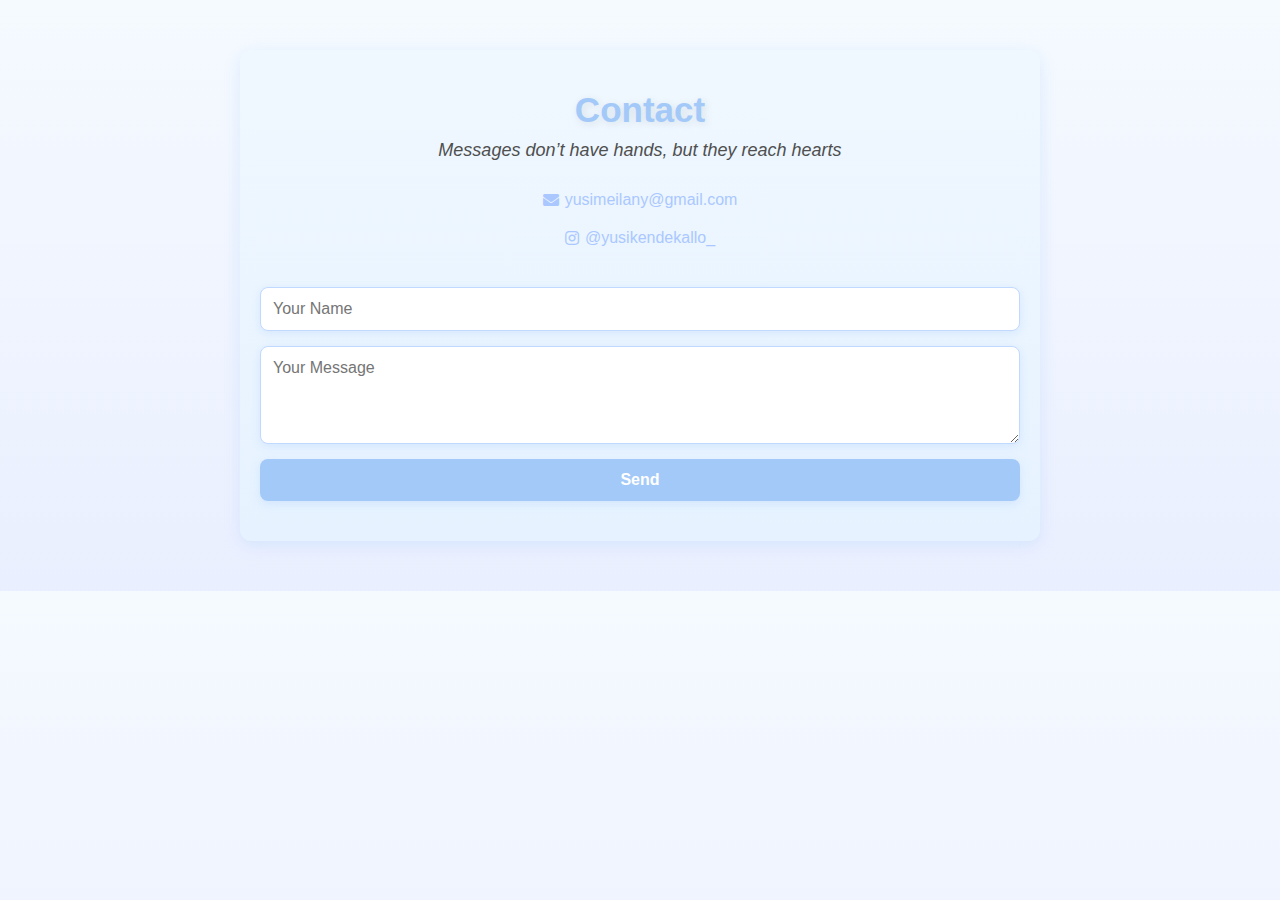
<file: contact.html>
<!DOCTYPE html>
<html lang="id">

<head>
    <meta charset="UTF-8">
    <meta name="viewport" content="width=device-width, initial-scale=1.0">
    <title>Contact</title>
    <link rel="stylesheet" href="contact.css">
    <link rel="stylesheet" href="https://cdnjs.cloudflare.com/ajax/libs/font-awesome/5.15.4/css/all.min.css">
</head>

<body>

    <section id="contact" class="contact">
        <h2>Contact</h2>
        <p>Messages don’t have hands, but they reach hearts</p>

        <div class="contact-info">
            <a href="mailto:yusimeilany@gmail.com"><i class="fas fa-envelope"></i> yusimeilany@gmail.com</a></p>
            <a href="https://instagram.com/yusikendekallo_" target="_blank"><i class="fab fa-instagram"></i> @yusikendekallo_</a></p>
        </div>

        <form action="sent.html" method="GET">
            <input type="text" id="name" name="name" placeholder="Your Name" required>
            <textarea id="message" name="message" rows="4" placeholder="Your Message" required></textarea>
            <button type="submit">Send</button>
        </form>
    </section>

</body>

</html>
</file>
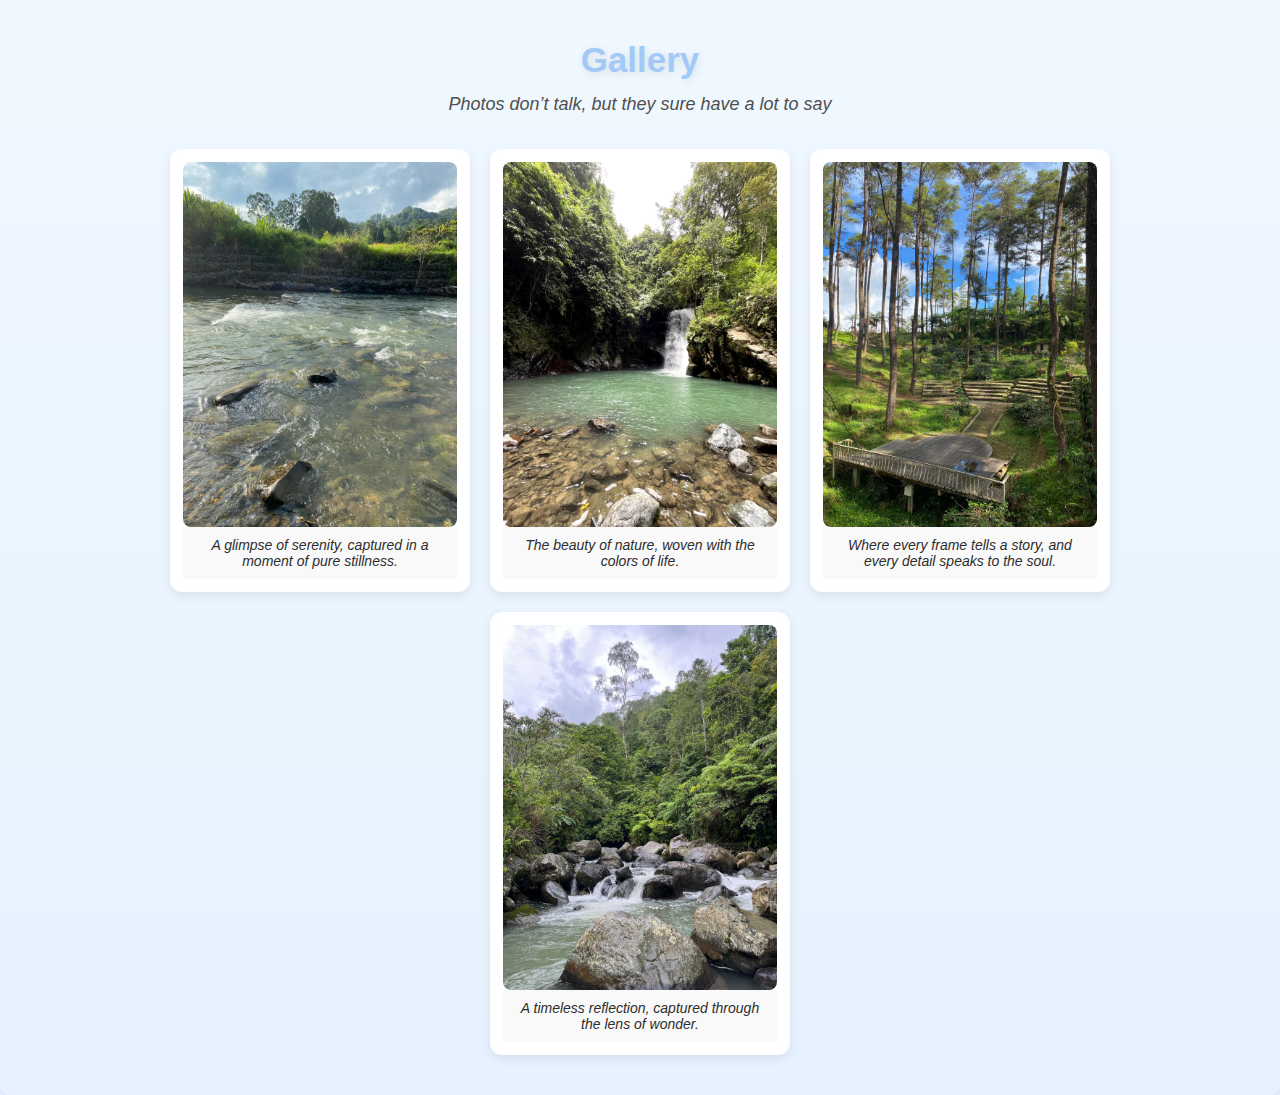
<file: gallery.html>
<!DOCTYPE html>
<html lang="en">
<head>
    <meta charset="UTF-8">
    <meta name="viewport" content="width=device-width, initial-scale=1.0">
    <title>Gallery</title>
    <link rel="stylesheet" href="gallery.css">
</head>

<body>

    <section id="gallery">
        <h2>Gallery</h2>
        <p>Photos don’t talk, but they sure have a lot to say</p>
        <div class="gallery-horizontal">
            <figure>
                <img src="images/foto1.jpg" width="150" height="200" alt="Foto 1">
                <figcaption>A glimpse of serenity, captured in a moment of pure stillness.</figcaption>
            </figure>
            <figure>
                <img src="images/foto2.jpg" width="150" height="200" alt="Foto 2">
                <figcaption>The beauty of nature, woven with the colors of life.</figcaption>
            </figure>
            <figure>
                <img src="images/foto3.jpg" width="150" height="200" alt="Foto 3">
                <figcaption>Where every frame tells a story, and every detail speaks to the soul.</figcaption>
            </figure>
            <figure>
                <img src="images/foto4.jpg" width="150" height="200" alt="Foto 4">
                <figcaption>A timeless reflection, captured through the lens of wonder.</figcaption>
            </figure>
        </div>
    </section>

</body>

</html>
</file>
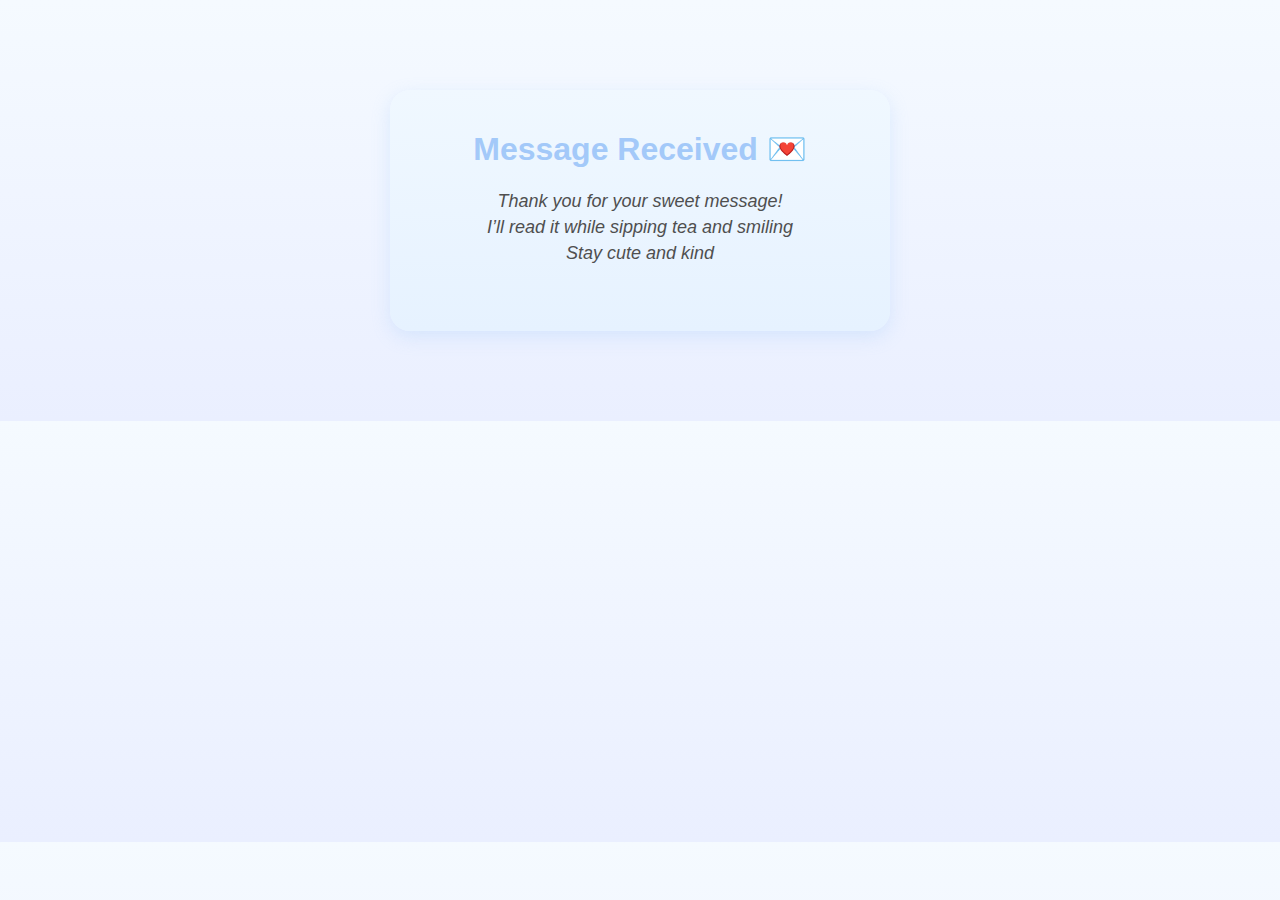
<file: sent.html>
<!DOCTYPE html>
<html lang="en">
<head>
  <meta charset="UTF-8" />
  <meta name="viewport" content="width=device-width, initial-scale=1" />
  <title>Message Sent 🎀</title>
  <link rel="stylesheet" href="style.css">
</head>

<body>

  <div class="thank-you-box">
    <h1>Message Received 💌</h1>
    <p>
      Thank you for your sweet message!<br />
      I’ll read it while sipping tea and smiling<br />
      Stay cute and kind
    </p>
  </div>

</body>
</html>
</file>
<file: contact.css>
:root {
    --soft-blue: #dceaff;
    --sky-blue: #a3c9f9;
    --pastel-blue: #c2d9ff;
    --lavender: #e6e6fa;
    --text-dark: #2d2d2d;
    --text-light: #4f4f4f;
    --accent: #aac8ff;
    --shadow: rgba(163, 201, 249, 0.3);
    --white-glass: rgba(255, 255, 255, 0.4);
}

* {
    margin: 0;
    padding: 0;
    box-sizing: border-box;
    font-family: 'Poppins', sans-serif;
    text-decoration: none;
    scroll-behavior: smooth;
}

html {
    font-size: 62.5%;
}

body {
    background: linear-gradient(to bottom, #f5faff, #eaefff);
    color: var(--text-dark);
    overflow-x: hidden;
}

/* Contact Section */
.contact {
    padding: 4rem 2rem;
    max-width: 800px;
    margin: 5rem auto;
    background: linear-gradient(to bottom, #f0f8ff, #e6f2ff);
    border-radius: 12px;
    box-shadow: 0 4px 15px var(--shadow);
    text-align: center;
}

.contact h2 {
    font-size: 3.5rem;
    color: var(--sky-blue);
    margin-bottom: 1rem;
    font-weight: 700;
    text-shadow: 2px 2px 8px rgba(0, 0, 0, 0.1);
}

.contact > p {
    font-size: 1.8rem;
    color: var(--text-light);
    margin-bottom: 3rem;
    font-style: italic;
}

/* Contact Info */
.contact-info {
    display: flex;
    flex-direction: column;
    gap: 1rem;
    align-items: center;
    margin-bottom: 3rem;
}

.contact-info a {
    font-size: 1.6rem;
    color: var(--accent);
    display: inline-flex;
    align-items: center;
    gap: 0.6rem;
    transition: color 0.3s ease;
}

.contact-info a:hover {
    color: var(--sky-blue);
}

/* Form */
form {
    display: flex;
    flex-direction: column;
    gap: 1.5rem;
}

input,
textarea {
    padding: 1.2rem;
    font-size: 1.6rem;
    border: 1px solid var(--pastel-blue);
    border-radius: 8px;
    background-color: #fff;
    box-shadow: 0 2px 8px var(--shadow);
    transition: all 0.3s ease;
}

input:focus,
textarea:focus {
    border-color: var(--sky-blue);
    outline: none;
    box-shadow: 0 4px 12px var(--shadow);
}

button {
    padding: 1.2rem;
    font-size: 1.6rem;
    background-color: var(--sky-blue);
    color: white;
    border: none;
    border-radius: 8px;
    cursor: pointer;
    font-weight: 600;
    box-shadow: 0 3px 10px var(--shadow);
    transition: background-color 0.3s ease, transform 0.2s ease;
}

button:hover {
    background-color: var(--accent);
    transform: scale(1.05);
}

/* Responsive Design */
@media (max-width: 768px) {
    html {
        font-size: 55%;
    }

    .contact h2 {
        font-size: 3rem;
    }

    .contact > p,
    .contact-info a {
        font-size: 1.5rem;
    }

    input,
    textarea,
    button {
        font-size: 1.5rem;
    }
}
</file>
<file: gallery.css>
:root {
    --soft-blue: #dceaff;
    --sky-blue: #a3c9f9;
    --pastel-blue: #c2d9ff;
    --lavender: #e6e6fa;
    --text-dark: #2d2d2d;
    --text-light: #4f4f4f;
    --accent: #aac8ff;
    --shadow: rgba(163, 201, 249, 0.3);
    --white-glass: rgba(255, 255, 255, 0.4);
}

* {
    margin: 0;
    padding: 0;
    box-sizing: border-box;
    font-family: 'Poppins', sans-serif;
    text-decoration: none;
    scroll-behavior: smooth;
}

html {
    font-size: 62.5%;
}

body {
    background: linear-gradient(to bottom, #f5faff, #eaefff);
    color: var(--text-dark);
    overflow-x: hidden;
}

/* Gallery Section */
#gallery {
    padding: 4rem 2rem;
    text-align: center;
    background: linear-gradient(to bottom, #f0f8ff, #e6f2ff);
    border-radius: 10px;
    box-shadow: 0 4px 15px var(--shadow);
}

#gallery h2 {
    font-size: 3.5rem;
    font-weight: 700;
    color: var(--sky-blue);
    margin-bottom: 1rem;
    font-family: 'Poppins', sans-serif;
    text-shadow: 2px 2px 8px rgba(0, 0, 0, 0.1);
}

#gallery p {
    font-size: 1.8rem;
    color: var(--text-light);
    margin-bottom: 3rem;
    line-height: 1.6;
    max-width: 800px;
    margin: 0 auto;
    font-style: italic;
    font-family: 'Poppins', sans-serif;
}

.gallery-horizontal {
    display: flex;
    justify-content: center;
    gap: 2rem;
    flex-wrap: wrap;
    margin-top: 3rem;
}

.gallery-horizontal figure {
    width: 100%;
    max-width: 300px; 
    border: 3px solid #fefefe;
    border-radius: 12px;
    overflow: hidden;
    background-color: white;
    box-shadow: 0 4px 12px rgba(0, 0, 0, 0.08);
    transition: transform 0.3s ease;
    padding: 1rem;
    transition: all 0.3s ease;
}

.gallery-horizontal figure:hover {
    transform: scale(1.05);
}

.gallery-horizontal img {
    width: 100%;
    height: auto; 
    object-fit: cover;
    border-radius: 8px;
    display: block;
}

.gallery-horizontal figcaption {
    padding: 1rem;
    font-size: 1.4rem;
    color: var(--text-dark);
    font-weight: 500;
    background-color: #f9f9f9;
    text-align: center;
    font-style: italic;
}

/* Subtle Hover Effect for Images */
.gallery-horizontal figure:hover img {
    opacity: 0.8;
}

/* Responsive Design */
@media (max-width: 768px) {
    html {
        font-size: 55%;
    }

    #gallery h2 {
        font-size: 3rem;
    }

    #gallery p {
        font-size: 1.6rem;
        max-width: 600px;
    }

    .gallery-horizontal {
        flex-direction: column;
        gap: 1.5rem;
    }
}
</file>
<file: style.css>
:root {
    --soft-blue: #dceaff;
    --sky-blue: #a3c9f9;
    --pastel-blue: #c2d9ff;
    --lavender: #e6e6fa;
    --text-dark: #2d2d2d;
    --text-light: #4f4f4f;
    --accent: #aac8ff;
    --shadow: rgba(163, 201, 249, 0.3);
    --white-glass: rgba(255, 255, 255, 0.4);
}

* {
    margin: 0;
    padding: 0;
    box-sizing: border-box;
    font-family: 'Poppins', sans-serif;
    text-decoration: none;
    scroll-behavior: smooth;
}

html {
    font-size: 62.5%;
}

body {
    background: linear-gradient(to bottom, #f5faff, #eaefff);
    color: var(--text-dark);
    overflow-x: hidden;
}


/* HEADER */
header {
    width: 100%;
    padding: 1.5rem 10%;
    background-color: var(--white-glass);
    backdrop-filter: blur(10px);
    position: fixed;
    top: 0;
    left: 0;
    z-index: 1000;
    display: flex;
    justify-content: space-between;
    align-items: center;
    border-bottom: 1px solid #dfeaff;
    box-shadow: 0 4px 12px var(--shadow);
}

.logo {
    font-size: 2.8rem;
    color: var(--sky-blue);
    font-weight: 700;
}

nav a {
    font-size: 1.6rem;
    margin-left: 3rem;
    color: var(--text-dark);
    position: relative;
    transition: color 0.3s ease;
}

nav a::after {
    content: '';
    position: absolute;
    width: 0;
    height: 2px;
    background-color: var(--sky-blue);
    left: 0;
    bottom: -4px;
    transition: 0.3s ease;
}

nav a:hover {
    color: var(--sky-blue);
}

nav a:hover::after {
    width: 100%;
}


/* HOME */
section {
    min-height: 100vh;
    padding: 6rem 10%;
    display: flex;
    flex-direction: column;
    justify-content: center;
}

.home {
    text-align: center;
    padding-top: 8rem;
}

.home h1 {
    font-size: 5.5rem;
    font-weight: 700;
    color: var(--sky-blue);
    margin-bottom: 1rem;
}

.typing-text {
    font-size: 2.4rem;
    font-weight: 500;
    color: var(--text-light);
    margin-bottom: 2rem;
}

.home p {
    font-size: 1.6rem;
    max-width: 600px;
    margin: 0 auto;
    line-height: 1.8;
    color: var(--text-light);
}

.btn {
    margin-top: 2rem;
    padding: 1rem 2.8rem;
    font-size: 1.6rem;
    background-color: white;
    color: var(--sky-blue);
    border: 2px solid var(--sky-blue);
    border-radius: 3rem;
    cursor: pointer;
    transition: all 0.3s ease;
}

.btn:hover {
    background-color: var(--sky-blue);
    color: white;
    box-shadow: 0 4px 15px var(--shadow);
}


/* GALLERY */
#gallery {
    padding: 4rem 2rem;
    text-align: center;
    background: linear-gradient(to bottom, #f0f8ff, #e6f2ff);
}

#gallery h2 {
    margin-bottom: 2rem;
    color: var(--sky-blue);
    font-size: 3rem;
    font-weight: 700;
}

.gallery-horizontal {
    display: flex;
    justify-content: center;
    gap: 2rem;
    flex-wrap: wrap;
}

.gallery-horizontal figure {
    width: 100%;
    max-width: 300px; 
    border: 3px solid #fcfcfc;
    border-radius: 12px;
    overflow: hidden;
    background-color: white;
    box-shadow: 0 4px 12px rgba(0, 0, 0, 0.08);
    transition: transform 0.3s ease;
    margin-bottom: 2rem; 
}

.gallery-horizontal figure:hover {
    transform: scale(1.03);
}

.gallery-horizontal img {
    width: 100%;
    height: 400px; 
    object-fit: cover;
    display: block;
}

.gallery-horizontal figcaption {
    padding: 1rem;
    font-size: 1.5rem;
    color: #333;
    font-weight: 500;
    background-color: #f9f9f9;
}


/* BLOG */
#blog {
    text-align: center;
}

#blog h2 {
    font-size: 4rem;
    color: var(--sky-blue);
    margin-bottom: 3rem;
}

#blog article {
    background-color: white;
    padding: 2rem;
    border-radius: 1.5rem;
    box-shadow: 0 4px 8px var(--shadow);
    max-width: 700px;
    margin: 2rem auto;
}

#blog img {
    width: 100%;
    border-radius: 1rem;
    margin-bottom: 1rem;
}

#blog h3 {
    font-size: 2.2rem;
    color: var(--text-dark);
}

#blog a {
    color: var(--sky-blue);
    font-weight: 600;
    display: inline-block;
    margin-top: 1rem;
}


/* CONTACT */
#contact h2 {
    font-size: 4rem;
    color: var(--sky-blue);
    text-align: center;
    margin-bottom: 2rem;
}

.contact-info {
    text-align: center;
    color: var(--text-light);
    font-size: 1.6rem;
}

form {
    margin-top: 3rem;
    display: flex;
    flex-direction: column;
    align-items: center;
}

form input,
form textarea {
    width: 100%;
    max-width: 600px;
    padding: 1.2rem;
    margin-bottom: 1.5rem;
    border-radius: 1rem;
    border: 1px solid var(--accent);
    background-color: white;
    font-size: 1.6rem;
    color: var(--text-dark);
}

form button {
    padding: 1rem 3rem;
    border: 2px solid var(--accent);
    background-color: transparent;
    color: var(--sky-blue);
    font-weight: 600;
    border-radius: 3rem;
    transition: 0.3s ease;
    cursor: pointer;
}

form button:hover {
    background-color: var(--accent);
    color: white;
    box-shadow: 0 0 12px var(--shadow);
}


/* RESPONSIVE */
@media (max-width: 768px) {
    html {
        font-size: 55%;
    }

    nav a {
        font-size: 1.4rem;
    }

    .home h1 {
        font-size: 4rem;
    }
}


/* MESSAGES SENT PAGE */
.thank-you-box {
    background: linear-gradient(to bottom, #f0f8ff, #e6f2ff);
    border-radius: 20px;
    box-shadow: 0 6px 18px var(--shadow);
    text-align: center;
    padding: 4rem 3rem;
    max-width: 500px;
    width: 90%;
    margin: 10vh auto;
    animation: fadeIn 1s ease-out;
}

.thank-you-box h1 {
    font-size: 3.2rem;
    color: var(--sky-blue);
    margin-bottom: 2rem;
}

.thank-you-box p {
    font-size: 1.8rem;
    color: var(--text-light);
    line-height: 2.6rem;
    margin-bottom: 2.5rem;
    font-style: italic;
}

.thank-you-box .emoji {
    font-size: 4rem;
    margin-bottom: 2rem;
}

.thank-you-box a {
    font-size: 1.6rem;
    color: white;
    background-color: var(--sky-blue);
    padding: 1rem 2rem;
    border-radius: 8px;
    display: inline-block;
    transition: background-color 0.3s ease, transform 0.2s ease;
    box-shadow: 0 4px 12px var(--shadow);
}

.thank-you-box a:hover {
    background-color: var(--accent);
    transform: scale(1.05);
}

@keyframes fadeIn {
    from {
        opacity: 0;
        transform: translateY(20px);
    }
    to {
        opacity: 1;
        transform: translateY(0);
    }
}


/* EFEK ANIMASI FADE IN */
.fade-in {
    opacity: 1;
    transition: opacity 1s ease-in-out;
}

section {
    opacity: 0;
}
</file>
